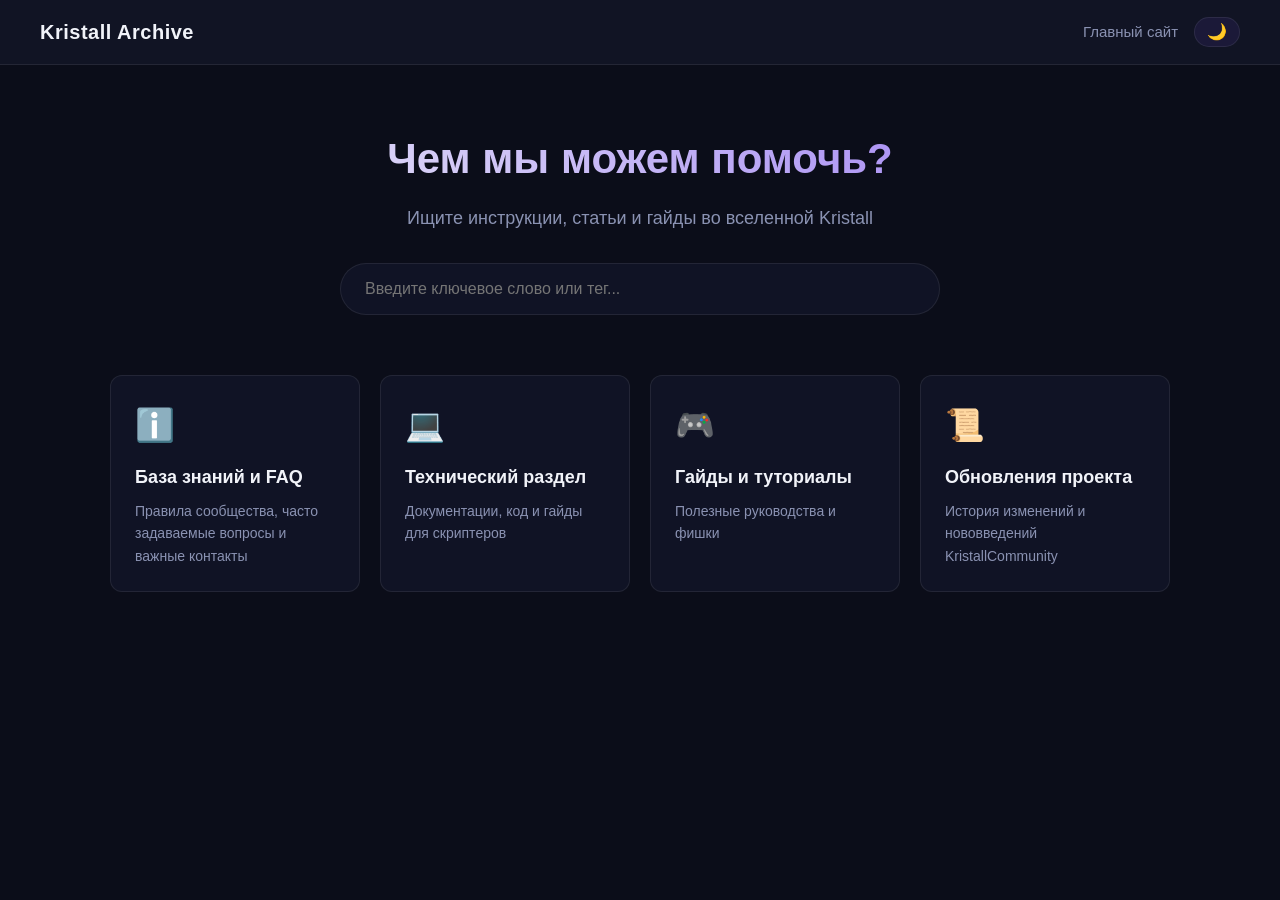
<file: index.html>
<!DOCTYPE html>
<html lang="ru">
<head>
    <meta charset="UTF-8">
    <meta name="viewport" content="width=device-width, initial-scale=1.0">
    <title>Kristall Archive</title>

    <!-- Базовые СЕО мета-теги -->
    <meta name="description" id="meta-desc" content="Официальная база знаний KristallArchive. Инструкции, правила, техническая документация и гайды сообщества KristallCommunity.">
    <meta name="keywords" id="meta-keywords" content="Kristall Archive, KristallCommunity, гайды Kristall, правила сообщества, Kristall API, документация">
    <meta name="author" content="Kristall Studios">
    <meta name="robots" content="index, follow">

    <!-- Протокол Open Graph (Превью для мессенджеров) -->
    <meta property="og:type" content="website">
    <meta property="og:title" id="og-title" content="Kristall Archive — База знаний сообщества">
    <meta property="og:description" id="og-desc" content="Ищите инструкции, статьи и гайды во вселенной Kristall. Всё в одном месте с красивым дизайном!">
    <!-- Используем иконку/превью с главного сайта, чтобы не дублировать файлы -->
    <meta property="og:image" id="og-image" content="https://github.com/KristallC/Kristall-Community/blob/main/preview.png?raw=true">
    <meta property="og:site_name" content="Kristall Archive">

    <!-- Иконка сайта -->
    <link rel="icon" type="image/png" href="https://github.com/KristallC/Kristall-Community/blob/main/favicon.png?raw=true"/>
    <link rel="stylesheet" href="styles.css">
    <link rel="manifest" href="manifest.json">
</head>
<body>

    <!-- Шапка сайта -->
    <header class="main-header">
        <div class="header-left">
            <!-- Кнопка меню, которая будет видна ТОЛЬКО на телефонах внутри статьи -->
            <button id="mobile-menu-toggle" class="mobile-menu-toggle hidden">☰</button>
            <a href="#welcome" class="logo">Kristall Archive</a>
        </div>
        <nav class="top-nav">
            <a href="https://kristallc.github.io/Kristall-Community/" target="_blank" class="main-site-link">Главный сайт</a>
            <button id="theme-toggle" class="theme-toggle-btn" aria-label="Переключить тему">🌙</button>
        </nav>
    </header>

    <!-- ГЛАВНЫЙ ЭКРАН (Поиск + Разделы) -->
    <section id="home-screen" class="home-screen">
        <div class="hero-section">
            <h1>Чем мы можем помочь?</h1>
            <p>Ищите инструкции, статьи и гайды во вселенной Kristall</p>
            
            <div class="search-box">
                <input type="text" id="search-input" placeholder="Введите ключевое слово или тег..." autocomplete="off">
                <div id="search-results" class="search-results"></div>
            </div>
        </div>

        <!-- Разделы в стиле Реддита -->
        <div class="categories-grid">
            <div class="category-card" data-cat="info">
                <span class="cat-icon">ℹ️</span>
                <h3>База знаний и FAQ</h3>
                <p>Правила сообщества, часто задаваемые вопросы и важные контакты</p>
            </div>
            <div class="category-card" data-cat="dev">
                <span class="cat-icon">💻</span>
                <h3>Технический раздел</h3>
                <p>Документации, код и гайды для скриптеров</p>
            </div>
            <div class="category-card" data-cat="guides">
                <span class="cat-icon">🎮</span>
                <h3>Гайды и туториалы</h3>
                <p>Полезные руководства и фишки</p>
            </div>
            <div class="category-card" data-cat="changelogs">
                <span class="cat-icon">📜</span>
                <h3>Обновления проекта</h3>
                <p>История изменений и нововведений KristallCommunity</p>
            </div>
        </div>


        <!-- Список статей выбранного раздела -->
        <div id="category-articles-section" class="category-articles-section hidden">
            <div class="section-title-row">
                <h3 id="selected-category-title">Статьи раздела</h3>
                <button id="close-category-btn" class="text-btn">Сбросить фильтр</button>
            </div>
            <div id="category-articles-list" class="articles-grid-list"></div>
        </div>
    </section>

    <!-- ВНУТРЕННИЙ ЭКРАН СТАТЬИ (Сайдбар + Контент) -->
    <div id="content-screen" class="content-screen hidden">
        <!-- Боковое меню (Сайдбар) -->
        <aside id="sidebar" class="sidebar">
            <div class="sidebar-header">
                <button id="back-to-home" class="back-home-btn">На главную</button>
                <!-- Кнопка закрытия сайдбара на телефонах -->
                <button id="sidebar-close" class="sidebar-close-btn">✕</button>
            </div>
            <div class="sidebar-menu">
                <nav id="sidebar-links" class="sidebar-links"></nav>
            </div>
        </aside>

        <!-- Область чтения статьи -->
        <main class="content-area">
            <article id="article-holder" class="wiki-article"></article>
        </main>
    </div>

    <!-- Затемнение фона при открытом мобильном меню -->
    <div id="sidebar-overlay" class="sidebar-overlay hidden"></div>

    <script src="app.js"></script>
</body>
</html>
</file>
<file: styles.css>
/* ==========================================================================
   1. ГЛОБАЛЬНЫЕ ПЕРЕМЕННЫЕ И НАСТРОЙКИ (ТЁМНАЯ ТЕМА)
   ========================================================================== */
:root {
    --bg-main: #0b0d19;
    --bg-card: rgba(20, 24, 46, 0.6);
    --bg-inner-card: #14182e;
    --bg-sidebar: #111424;
    --accent: #7952eb;
    --accent-hover: #9674f2;
    --text-main: #f1f3f9;
    --text-muted: #8a92b2;
    --border: rgba(255, 255, 255, 0.08);
    --radius: 12px;
    --font: 'Segoe UI', Roboto, Helvetica, Arial, sans-serif;
}

/* ==========================================================================
   2. СВЕТЛАЯ ТЕМА (АКТИВИРУЕТСЯ КЛАССОМ НА BODY)
   ========================================================================== */
body.light-theme {
    --bg-main: #f4f6fa;
    --bg-card: rgba(255, 255, 255, 0.8);
    --bg-inner-card: #ffffff;
    --bg-sidebar: #ffffff;
    --accent: #633ec9;
    --accent-hover: #4e2fa3;
    --text-main: #1e2238;
    --text-muted: #5c6484;
    --border: rgba(0, 0, 0, 0.1);
}

/* Специфичные фиксы для светлой темы */
body.light-theme .wiki-article pre { background: #1e2238 !important; }
body.light-theme .search-results { background: #ffffff; }
body.light-theme .theme-toggle-btn { background: rgba(0, 0, 0, 0.04); }
body.light-theme .theme-toggle-btn:hover { background: rgba(0, 0, 0, 0.08); }

/* ==========================================================================
   3. БАЗОВЫЕ СТИЛИ (ЗАЩИТА ОТ ЗУМА)
   ========================================================================== */
* {
    box-sizing: border-box;
    margin: 0;
    padding: 0;
}

html, body {
    background-color: var(--bg-main);
    color: var(--text-main);
    font-family: var(--font);
    line-height: 1.6;
    max-width: 100%;
    min-height: 100vh;
    overflow-x: hidden;
    transition: background-color 0.3s ease, color 0.3s ease;
}

.hidden { display: none !important; }

/* ==========================================================================
   4. ЧИСТАЯ АДАТИВНАЯ ШАПКА БЕЗ КОСТЫЛЕЙ
   ========================================================================== */
.main-header {
    display: flex;
    justify-content: space-between;
    align-items: center;
    padding: 16px 40px;
    background: var(--bg-sidebar);
    backdrop-filter: blur(12px);
    border-bottom: 1px solid var(--border);
    position: sticky;
    top: 0;
    z-index: 100;
    gap: 20px;
}

.header-left {
    display: flex;
    align-items: center;
    gap: 16px;
    min-width: 0;
}

/* Бургер-кнопка (Скрыта на ПК) */
.mobile-menu-toggle {
    display: none;
    background: var(--accent);
    color: #fff;
    border: none;
    padding: 8px 14px;
    border-radius: 6px;
    font-weight: 600;
    font-size: 16px;
    cursor: pointer;
    line-height: 1;
    white-space: nowrap;
}
.mobile-menu-toggle:hover { background: var(--accent-hover); }

.logo {
    font-size: 20px;
    font-weight: 700;
    color: var(--text-main);
    text-decoration: none;
    letter-spacing: 0.5px;
    white-space: nowrap;
}

/* Правая часть шапки */
.top-nav {
    display: flex;
    align-items: center;
    gap: 16px; /* Фиксированный красивый отступ между ссылкой и луной */
    flex-shrink: 0;
}

/* Ссылка на главный сайт */
.main-site-link {
    color: var(--text-muted);
    text-decoration: none;
    font-weight: 500;
    font-size: 15px;
    white-space: nowrap;
    transition: color 0.2s ease;
}
.main-site-link:hover {
    color: var(--accent-hover);
}

/* Кнопка темы */
.theme-toggle-btn {
    background: rgba(121, 82, 235, 0.1);
    border: 1px solid var(--border);
    color: var(--text-main);
    font-size: 16px;
    padding: 6px 12px;
    border-radius: 20px;
    cursor: pointer;
    transition: transform 0.2s ease, background-color 0.2s ease;
    line-height: 1;
}
.theme-toggle-btn:hover { transform: scale(1.1); background: var(--accent); color: #fff; }

/* ==========================================================================
   5. ГЛАВНЫЙ ЭКРАН (ПОИСК)
   ========================================================================== */
.home-screen { max-width: 1100px; margin: 0 auto; padding: 60px 20px; }
.hero-section { text-align: center; margin-bottom: 60px; }
.hero-section h1 {
    font-size: 42px; margin-bottom: 12px;
    background: linear-gradient(45deg, var(--text-main), var(--accent-hover));
    background-clip: text; -webkit-background-clip: text; -webkit-text-fill-color: transparent;
}
.hero-section p { color: var(--text-muted); font-size: 18px; }

.search-box { position: relative; max-width: 600px; margin: 30px auto 0 auto; }
.search-box input {
    width: 100%; padding: 16px 24px; background: var(--bg-card); border: 1px solid var(--border); border-radius: 30px; color: var(--text-main); font-size: 16px; transition: all 0.3s;
}
.search-box input:focus { outline: none; border-color: var(--accent); box-shadow: 0 0 15px rgba(121, 82, 235, 0.2); }

.search-results {
    position: absolute; top: 110%; left: 0; right: 0; background: var(--bg-inner-card); border: 1px solid var(--border); border-radius: var(--radius); max-height: 300px; overflow-y: auto; z-index: 10; display: none; box-shadow: 0 10px 25px rgba(0,0,0,0.2);
}
.search-item { display: block; padding: 12px 20px; color: var(--text-main); text-decoration: none; border-bottom: 1px solid var(--border); }
.search-item:hover { background: rgba(121, 82, 235, 0.08); }
.search-item-title { font-weight: 600; color: var(--accent-hover); }
.search-item-desc { font-size: 13px; color: var(--text-muted); }

/* ==========================================================================
   6. РАЗДЕЛЫ АРХИВА И СПИСКИ СТАТЕЙ
   ========================================================================== */
.categories-container h2 { font-size: 24px; margin-bottom: 20px; color: var(--text-main); }
.categories-grid {
    display: grid;
    grid-template-columns: repeat(auto-fit, minmax(240px, 1fr));
    gap: 20px;
    margin-bottom: 40px;
}
.category-card {
    background: var(--bg-card);
    border: 1px solid var(--border);
    border-radius: var(--radius);
    padding: 24px;
    cursor: pointer;
    transition: all 0.25s ease;
}
.category-card:hover {
    transform: translateY(-4px);
    border-color: var(--accent);
    background: rgba(121, 82, 235, 0.08);
}
.cat-icon { font-size: 32px; display: block; margin-bottom: 12px; }
.category-card h3 { margin-bottom: 8px; font-size: 18px; color: var(--text-main); }
.category-card p { color: var(--text-muted); font-size: 14px; }

.category-articles-section {
    background: var(--bg-card);
    border: 1px solid var(--border);
    border-radius: var(--radius);
    padding: 24px;
    margin-top: 30px;
}
.section-title-row { display: flex; justify-content: space-between; align-items: center; margin-bottom: 20px; }
.section-title-row h3 { color: var(--text-main); }
.text-btn { background: none; border: none; color: var(--text-muted); cursor: pointer; font-weight: 500; font-size: 14px; }
.text-btn:hover { color: var(--accent-hover); }

.articles-grid-list { display: grid; grid-template-columns: 1fr 1fr; gap: 16px; }
.article-preview-card { 
    background: var(--bg-inner-card);
    border: 1px solid var(--border); 
    padding: 18px; 
    border-radius: 8px; 
    text-decoration: none; 
    color: var(--text-main);
    transition: border-color 0.2s, transform 0.2s;
}
.article-preview-card:hover { border-color: var(--accent-hover); transform: scale(1.01); }
.article-preview-card h4 { color: var(--accent); margin-bottom: 6px; font-size: 16px; font-weight: 600; }
.article-preview-card p { font-size: 13px; color: var(--text-muted); line-height: 1.5; }
.no-results { padding: 15px; text-align: center; color: var(--text-muted); }

/* ==========================================================================
   7. ЭКРАН ЧТЕНИЯ СТАТЬИ (РАЗДЕЛЬНЫЙ СКРОЛЛ)
   ========================================================================== */
.content-screen {
    display: grid;
    grid-template-columns: 300px 1fr;
    height: calc(100vh - 69px);
    overflow: hidden;
    background-color: var(--bg-main);
}

/* Сайдбар */
.sidebar {
    background: var(--bg-sidebar);
    border-right: 1px solid var(--border);
    padding: 24px 16px;
    display: flex;
    flex-direction: column;
    overflow-y: auto;
}
.sidebar-header { display: flex; justify-content: space-between; align-items: center; margin-bottom: 20px; }
.back-home-btn {
    flex-grow: 1; padding: 10px; background: rgba(121, 82, 235, 0.05); border: 1px solid var(--border); color: var(--text-main); border-radius: 6px; cursor: pointer; font-weight: 600; transition: background 0.2s;
}
.back-home-btn:hover { background: var(--accent); color: #fff; }
.sidebar-close-btn { display: none; }

.sidebar-group { margin-bottom: 20px; }
.sidebar-group-title { font-size: 11px; text-transform: uppercase; color: var(--accent-hover); letter-spacing: 1px; margin-bottom: 8px; font-weight: 700; padding-left: 8px; }
.sidebar-links a {
    display: block; color: var(--text-muted); text-decoration: none; padding: 8px 12px; border-radius: 6px; margin-bottom: 2px; font-size: 14px; transition: all 0.2s;
    white-space: nowrap; overflow: hidden; text-overflow: ellipsis;
}
.sidebar-links a:hover { color: var(--text-main); background: rgba(121, 82, 235, 0.08); }
.sidebar-links a.active { color: #fff; background: var(--accent); font-weight: 600; }

/* Область контента */
.content-area { padding: 40px 60px; overflow-y: auto; background: var(--bg-main); }
.wiki-article { max-width: 800px; margin: 0 auto; }
.wiki-article h1 { font-size: 36px; margin-bottom: 20px; color: var(--text-main); }
.wiki-article h2 { font-size: 24px; margin-top: 36px; margin-bottom: 16px; border-bottom: 1px solid var(--border); padding-bottom: 6px; color: var(--text-main); }
.wiki-article p { margin-bottom: 18px; color: var(--text-main); font-size: 16px; text-align: justify; opacity: 0.95; }
.wiki-article ul, .wiki-article ol { margin-bottom: 20px; padding-left: 20px; color: var(--text-main); }
.wiki-article li { margin-bottom: 6px; }

/* Элементы внутри статей */
.share-article-btn {
    display: inline-flex; align-items: center; gap: 8px; background: rgba(121, 82, 235, 0.1); border: 1px solid var(--border); color: var(--accent-hover); padding: 6px 14px; border-radius: 20px; font-size: 13px; font-weight: 600; cursor: pointer; margin-bottom: 20px; transition: all 0.2s ease;
}
.share-article-btn:hover { background: var(--accent); color: #fff; border-color: var(--accent); transform: translateY(-1px); }
.share-article-btn.copied { background: #2ecc71 !important; border-color: #2ecc71 !important; color: #fff !important; }

.wiki-table-container { width: 100%; overflow-x: auto; margin: 24px 0; border-radius: 8px; border: 1px solid var(--border); }
.wiki-table { width: 100%; border-collapse: collapse; background: var(--bg-card); min-width: 500px; }
.wiki-table th, .wiki-table td { padding: 14px 18px; text-align: left; color: var(--text-main); }
.wiki-table th { background: rgba(121, 82, 235, 0.15); font-weight: 600; }
.wiki-table tr { border-bottom: 1px solid var(--border); }
.wiki-table tr:last-child { border-bottom: none; }
.wiki-table tbody tr:hover { background: rgba(121, 82, 235, 0.04); }

.code-wrapper { position: relative; margin: 24px 0; border-radius: 8px; overflow: hidden; border: 1px solid var(--border); width: 100%; }
.wiki-article pre { background: #0e111f !important; padding: 16px; overflow-x: auto; margin: 0 !important; width: 100%; }
.wiki-article code { font-family: 'Consolas', monospace; font-size: 14px; color: #e1e4ed; }
.copy-code-btn { position: absolute; top: 8px; right: 8px; background: rgba(255, 255, 255, 0.05); border: 1px solid var(--border); color: #8a92b2; padding: 6px 10px; font-size: 12px; border-radius: 4px; cursor: pointer; opacity: 0; transition: all 0.2s; }
.code-wrapper:hover .copy-code-btn { opacity: 1; }
.copy-code-btn:hover { background: var(--accent); color: #fff; }
.wiki-article :not(pre) > code { background: rgba(121, 82, 235, 0.1); padding: 2px 6px; border-radius: 4px; font-size: 14px; color: var(--accent); font-family: monospace; }

.wiki-article .wiki-link { color: var(--accent); text-decoration: none; font-weight: 600; border-bottom: 1px dashed rgba(121, 82, 235, 0.4); transition: all 0.2s ease; }
.wiki-article .wiki-link:hover { color: var(--accent-hover); border-bottom-style: solid; border-bottom-color: var(--accent-hover); }

.alert-block { padding: 16px 20px; border-radius: 8px; margin: 24px 0; border-left: 4px solid #fff; display: flex; gap: 14px; color: var(--text-main); }
.alert-icon { font-size: 20px; line-height: 1; }
.alert-content strong { display: block; margin-bottom: 4px; color: var(--text-main); }
.alert-content p { margin: 0 !important; font-size: 14px !important; color: var(--text-muted); }
.alert-block.info { background: rgba(52, 152, 219, 0.08); border-left-color: #3498db; }
.alert-block.info .alert-icon { color: #3498db; }
.alert-block.warning { background: rgba(241, 196, 15, 0.08); border-left-color: #f1c40f; }
.alert-block.warning .alert-icon { color: #f1c40f; }

/* Анимации и оверлей */
.fade-in { animation: fadeInSlide 0.35s ease-out forwards; }
@keyframes fadeInSlide { from { opacity: 0; transform: translateY(8px); } to { opacity: 1; transform: translateY(0); } }
.sidebar-overlay { position: fixed; top: 0; left: 0; right: 0; bottom: 0; background: rgba(0, 0, 0, 0.4); backdrop-filter: blur(4px); z-index: 998; }

/* ==========================================================================
   8. ЧИСТАЯ МОБИЛЬНАЯ АДАПТАЦИЯ ДЛЯ БАЗЫ ДАННЫХ
   ========================================================================== */
@media (max-width: 900px) {
    .main-header { padding: 12px 16px; gap: 8px; }
    .header-left { gap: 8px; }
    
    .mobile-menu-toggle { display: block; padding: 6px 10px; font-size: 15px; }
    .logo { font-size: 16px; }
    .top-nav { gap: 8px; }
    .main-site-link { font-size: 13px; }
    .theme-toggle-btn { font-size: 13px; padding: 4px 8px; }

    .content-screen { grid-template-columns: 1fr; }
    
    /* Мобильная шторка меню */
    .sidebar {
        position: fixed;
        top: 0; left: 0; bottom: 0;
        width: 280px;
        z-index: 999;
        box-shadow: 10px 0 30px rgba(0, 0, 0, 0.3);
        transform: translateX(-100%);
        transition: transform 0.3s cubic-bezier(0.4, 0, 0.2, 1);
    }
    .sidebar.open { transform: translateX(0); }
    .sidebar-close-btn { display: block; background: none; border: none; color: var(--text-muted); font-size: 20px; cursor: pointer; padding: 4px 8px; }
    
    .content-area { padding: 30px 16px; }
    .hero-section h1 { font-size: 28px; }
    .articles-grid-list { grid-template-columns: 1fr; }
}

/* ==========================================================================
   9. СТИЛИЗАЦИЯ МЕДИА-КОНТЕНТА (ИЗОБРАЖЕНИЯ И ВИДЕО)
   ========================================================================== */

/* Красивые, адаптивные картинки без обрезки краев */
.wiki-article img {
    max-width: 100%;       /* Картинка никогда не вылезет за границы статьи */
    height: auto;          /* Сохраняет оригинальные пропорции, не сжимаясь */
    display: block;
    margin: 24px auto;     /* Центрируем картинку и делаем отступы сверху/снизу */
    border-radius: 8px;    /* Сглаживаем углы */
    border: 1px solid var(--border); /* Аккуратная тонкая рамка */
    box-shadow: 0 4px 20px rgba(121, 82, 235, 0.15); /* Фирменное легкое кристальное свечение */
}

/* Светлая тема — делаем свечение у картинок чуть мягче */
body.light-theme .wiki-article img {
    box-shadow: 0 4px 15px rgba(0, 0, 0, 0.05);
}

/* Адаптивный контейнер для видео-плеера (YouTube, RuTube, VK или свои файлы) */
.video-wrapper {
    position: relative;
    padding-bottom: 56.25%; /* Идеальное соотношение сторон 16:9 */
    height: 0;
    overflow: hidden;
    border-radius: 8px;
    border: 1px solid var(--border);
    margin: 24px 0;
    box-shadow: 0 4px 20px rgba(0, 0, 0, 0.3);
}

/* Стилизация самого плеера (будь то <video> или <iframe> из ютуба) */
.video-wrapper iframe,
.video-wrapper video {
    position: absolute;
    top: 0;
    left: 0;
    width: 100%;
    height: 100%;
    border: none;
    background: #000; /* Черный фон, пока видео загружается */
}

/* Мета-данные статьи (Автор и Дата) */
.article-meta {
    display: flex;
    gap: 16px;
    align-items: center;
    color: var(--text-muted);
    font-size: 13px;
    margin-top: -8px;    /* Прижимаем чуть ближе к заголовку */
    margin-bottom: 20px; /* Отступ перед кнопкой "Поделиться" */
}

.meta-item {
    display: inline-flex;
    align-items: center;
    gap: 6px;
}

.meta-author {
    color: var(--accent-hover);
    font-weight: 600;
}

/* ==========================================================================
   10. СТИЛИ ЭФФЕКТА ШИММЕРА (АНИМАЦИЯ ЗАГРУЗКИ КАРТИНОК)
   ========================================================================== */

/* Контейнер-скелет, который будет переливаться, пока картинка грузится */
.image-shimmer-wrapper {
    position: relative;
    width: fit-content;
    max-width: 100%;
    margin: 24px auto;     /* Центрируем картинку так же, как было раньше */
    border-radius: 8px;
    overflow: hidden;
    background: #14182e;   /* Базовый цвет фона до загрузки */
}

/* Переключаем базовый цвет фона для светлой темы */
body.light-theme .image-shimmer-wrapper {
    background: #eef1f6;
}

/* Сам эффект переливающегося градиента */
.image-shimmer-wrapper.loading::after {
    content: "";
    position: absolute;
    top: 0; left: 0; right: 0; bottom: 0;
    /* Создаем диагональную полосу света */
    background: linear-gradient(
        90deg,
        rgba(255, 255, 255, 0) 0%,
        rgba(255, 255, 255, 0.05) 50%,
        rgba(255, 255, 255, 0) 100%
    );
    /* Настраиваем размер градиента так, чтобы его можно было бесконечно двигать */
    background-size: 200% 100%;
    animation: shimmerMove 1.5s infinite linear;
    z-index: 2;
}

/* Настройка градиента для светлой темы, чтобы полоса была заметна */
body.light-theme .image-shimmer-wrapper.loading::after {
    background: linear-gradient(
        90deg,
        rgba(255, 255, 255, 0) 0%,
        rgba(255, 255, 255, 0.6) 50%,
        rgba(255, 255, 255, 0) 100%
    );
    background-size: 200% 100%;
}

/* Бесконечная анимация движения слева направо */
@keyframes shimmerMove {
    0% { background-position: -120% 0; }
    100% { background-position: 120% 0; }
}

/* Скрываем изображение, пока оно грузится, и плавно проявляем после */
.wiki-article img.shimmer-img {
    opacity: 0;
    margin: 0 !important; /* Обнуляем старые отступы, так как за них теперь отвечает обертка */
    transition: opacity 0.4s ease-in-out;
}

/* Класс, который JS добавит, когда картинка полностью скачается */
.wiki-article img.shimmer-img.loaded {
    opacity: 1;
}
</file>
